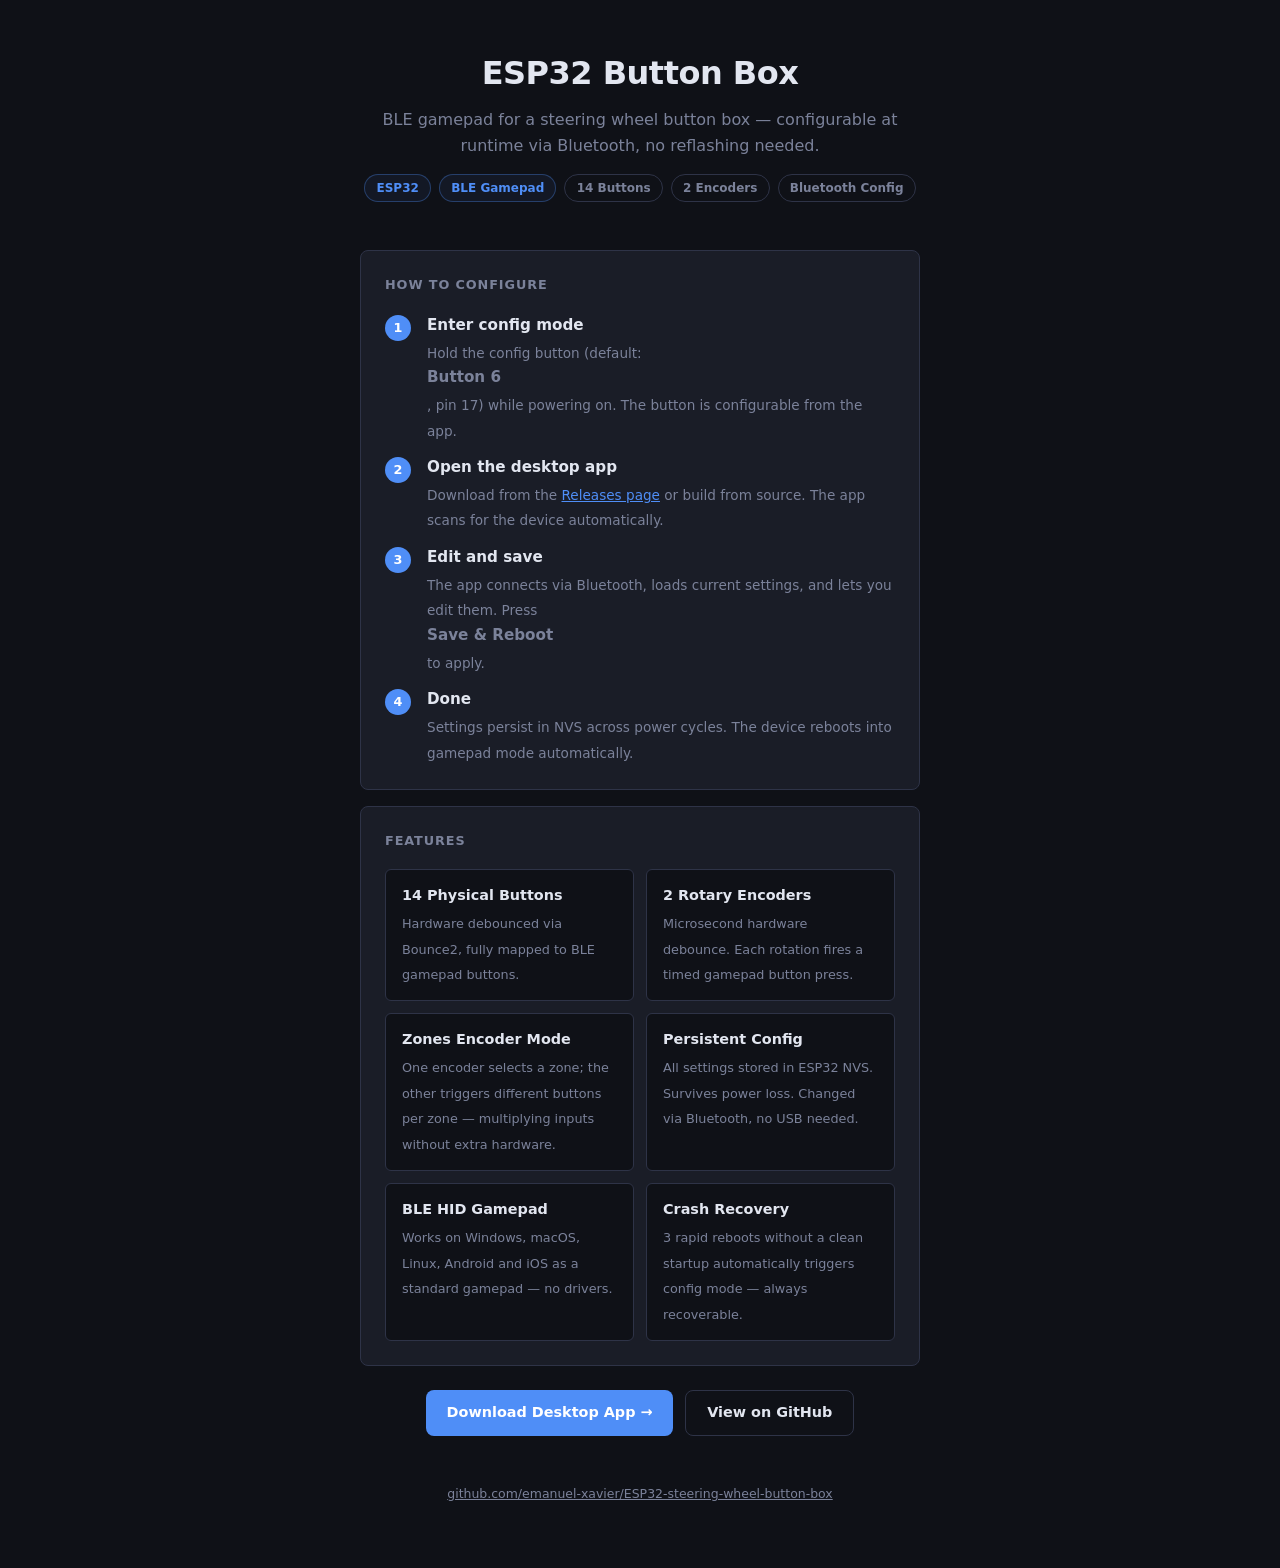
<file: docs/index.html>
<!DOCTYPE html>
<html lang="en">
<head>
  <meta charset="UTF-8"/>
  <meta name="viewport" content="width=device-width,initial-scale=1.0"/>
  <title>ESP32 Steering Wheel Button Box</title>
  <style>
    *,*::before,*::after{box-sizing:border-box;margin:0;padding:0}
    :root{
      --bg:#0f1117;--surface:#1a1d27;--border:#2e3347;
      --accent:#4f8ef7;--accent2:#3a6fd4;--success:#4caf7d;
      --text:#e2e6f0;--muted:#7b829a;--r:8px;
    }
    body{background:var(--bg);color:var(--text);font-family:'Segoe UI',system-ui,sans-serif;
         min-height:100vh;display:flex;flex-direction:column;align-items:center;
         padding:3rem 1rem 4rem;line-height:1.6}

    /* header */
    header{text-align:center;margin-bottom:3rem;max-width:560px}
    header h1{font-size:2rem;font-weight:800;letter-spacing:-.5px;margin-bottom:.5rem}
    header p{color:var(--muted);font-size:1rem}
    .badge-row{display:flex;gap:.5rem;justify-content:center;flex-wrap:wrap;margin-top:1rem}
    .badge{display:inline-block;padding:.2rem .7rem;border-radius:20px;font-size:.75rem;
           font-weight:600;border:1px solid var(--border);color:var(--muted)}
    .badge.blue{border-color:#4f8ef755;color:var(--accent);background:#4f8ef710}

    /* cards */
    .card{background:var(--surface);border:1px solid var(--border);border-radius:var(--r);
          padding:1.5rem;width:100%;max-width:560px}
    .card+.card{margin-top:1rem}
    .card h2{font-size:.8rem;font-weight:700;color:var(--muted);text-transform:uppercase;
             letter-spacing:.9px;margin-bottom:1.1rem}

    /* steps */
    .steps{display:flex;flex-direction:column;gap:.75rem}
    .step{display:flex;gap:1rem;align-items:flex-start}
    .num{background:var(--accent);color:#fff;font-weight:700;font-size:.8rem;
         border-radius:50%;min-width:26px;height:26px;display:flex;align-items:center;
         justify-content:center;margin-top:2px}
    .step-body strong{display:block;font-size:.95rem;margin-bottom:.15rem}
    .step-body span{color:var(--muted);font-size:.85rem}

    /* features */
    .features{display:grid;grid-template-columns:1fr 1fr;gap:.75rem}
    .feature{background:var(--bg);border:1px solid var(--border);border-radius:6px;
             padding:.85rem 1rem}
    .feature strong{display:block;font-size:.9rem;margin-bottom:.2rem}
    .feature span{color:var(--muted);font-size:.8rem}

    code{background:var(--bg);border:1px solid var(--border);border-radius:4px;
         padding:.1rem .4rem;font-size:.85rem}

    /* buttons */
    .btn-row{display:flex;gap:.75rem;flex-wrap:wrap;margin-top:1.5rem;justify-content:center}
    .btn{display:inline-flex;align-items:center;gap:.4rem;padding:.65rem 1.3rem;
         border-radius:var(--r);font-size:.9rem;font-weight:600;text-decoration:none;
         transition:opacity .15s}
    .btn:hover{opacity:.82}
    .btn-primary{background:var(--accent);color:#fff}
    .btn-ghost{border:1px solid var(--border);color:var(--text)}

    footer{margin-top:3rem;color:var(--muted);font-size:.78rem;text-align:center}
    footer a{color:var(--muted);text-decoration:underline}
    @media(max-width:480px){.features{grid-template-columns:1fr}}
  </style>
</head>
<body>

<header>
  <h1>ESP32 Button Box</h1>
  <p>BLE gamepad for a steering wheel button box — configurable at runtime via Bluetooth, no reflashing needed.</p>
  <div class="badge-row">
    <span class="badge blue">ESP32</span>
    <span class="badge blue">BLE Gamepad</span>
    <span class="badge">14 Buttons</span>
    <span class="badge">2 Encoders</span>
    <span class="badge">Bluetooth Config</span>
  </div>
</header>

<div class="card">
  <h2>How to configure</h2>
  <div class="steps">
    <div class="step">
      <div class="num">1</div>
      <div class="step-body">
        <strong>Enter config mode</strong>
        <span>Hold the config button (default: <strong>Button 6</strong>, pin 17) while powering on. The button is configurable from the app.</span>
      </div>
    </div>
    <div class="step">
      <div class="num">2</div>
      <div class="step-body">
        <strong>Open the desktop app</strong>
        <span>Download from the <a href="https://github.com/emanuel-xavier/ESP32-steering-wheel-button-box/releases" style="color:var(--accent)">Releases page</a> or build from source. The app scans for the device automatically.</span>
      </div>
    </div>
    <div class="step">
      <div class="num">3</div>
      <div class="step-body">
        <strong>Edit and save</strong>
        <span>The app connects via Bluetooth, loads current settings, and lets you edit them. Press <strong>Save &amp; Reboot</strong> to apply.</span>
      </div>
    </div>
    <div class="step">
      <div class="num">4</div>
      <div class="step-body">
        <strong>Done</strong>
        <span>Settings persist in NVS across power cycles. The device reboots into gamepad mode automatically.</span>
      </div>
    </div>
  </div>
</div>

<div class="card">
  <h2>Features</h2>
  <div class="features">
    <div class="feature">
      <strong>14 Physical Buttons</strong>
      <span>Hardware debounced via Bounce2, fully mapped to BLE gamepad buttons.</span>
    </div>
    <div class="feature">
      <strong>2 Rotary Encoders</strong>
      <span>Microsecond hardware debounce. Each rotation fires a timed gamepad button press.</span>
    </div>
    <div class="feature">
      <strong>Zones Encoder Mode</strong>
      <span>One encoder selects a zone; the other triggers different buttons per zone — multiplying inputs without extra hardware.</span>
    </div>
    <div class="feature">
      <strong>Persistent Config</strong>
      <span>All settings stored in ESP32 NVS. Survives power loss. Changed via Bluetooth, no USB needed.</span>
    </div>
    <div class="feature">
      <strong>BLE HID Gamepad</strong>
      <span>Works on Windows, macOS, Linux, Android and iOS as a standard gamepad — no drivers.</span>
    </div>
    <div class="feature">
      <strong>Crash Recovery</strong>
      <span>3 rapid reboots without a clean startup automatically triggers config mode — always recoverable.</span>
    </div>
  </div>
</div>

<div class="btn-row">
  <a class="btn btn-primary" href="https://github.com/emanuel-xavier/ESP32-steering-wheel-button-box/releases" target="_blank">Download Desktop App &rarr;</a>
  <a class="btn btn-ghost"   href="https://github.com/emanuel-xavier/ESP32-steering-wheel-button-box" target="_blank">View on GitHub</a>
</div>

<footer>
  <a href="https://github.com/emanuel-xavier/ESP32-steering-wheel-button-box">github.com/emanuel-xavier/ESP32-steering-wheel-button-box</a>
</footer>

</body>
</html>
</file>
